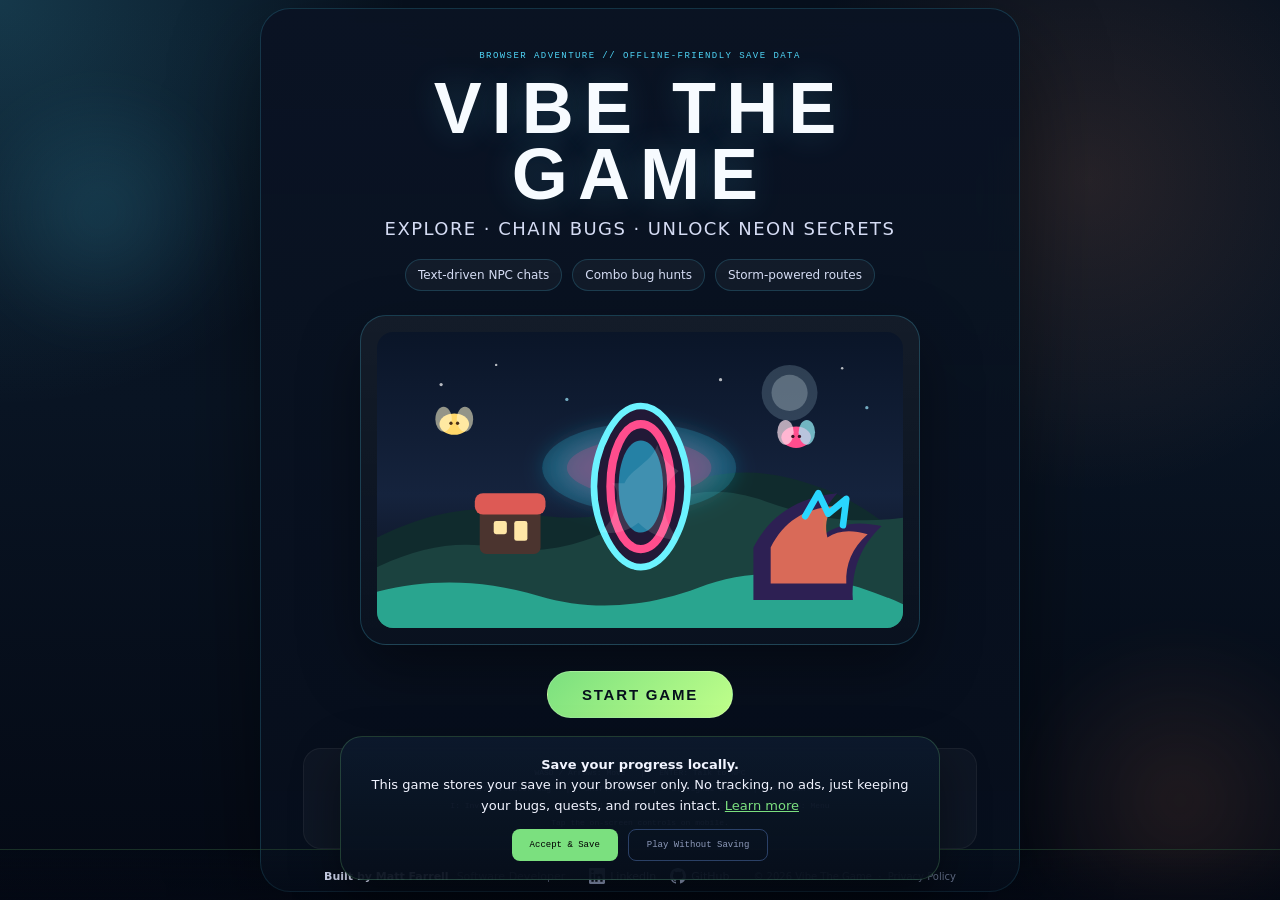
<file: index.html>
<!DOCTYPE html>
<html lang="en">
<head>
  <meta charset="UTF-8">
  <meta name="viewport" content="width=device-width, initial-scale=1.0, viewport-fit=cover">
  <title>Vibe The Game - Explore. Prompt. Collect Bugs.</title>
  <meta name="description" content="Vibe The Game is a free browser-based exploration game where you talk to NPCs using text prompts, collect bugs as currency, complete quests, and uncover the secrets of the Vibeverse.">
  <meta name="keywords" content="vibe the game, browser game, exploration game, text adventure, NPC prompts, indie game, free game, pixel art, retro game, vibeverse">
  <meta name="author" content="Vibe The Game">
  <meta name="robots" content="index, follow">
  <meta name="theme-color" content="#66bb6a">
  <meta name="color-scheme" content="dark">

  <!-- Open Graph / Social -->
  <meta property="og:type" content="website">
  <meta property="og:title" content="Vibe The Game - Explore. Prompt. Collect Bugs.">
  <meta property="og:description" content="A free browser-based exploration game. Talk to NPCs, collect bugs, complete quests, and explore the Vibeverse!">
  <meta property="og:site_name" content="Vibe The Game">

  <!-- Twitter -->
  <meta name="twitter:card" content="summary_large_image">
  <meta name="twitter:title" content="Vibe The Game">
  <meta name="twitter:description" content="Explore the Vibeverse, prompt NPCs, collect bugs, and vibe. Free browser game.">

  <!-- Favicon -->
  <link rel="icon" type="image/svg+xml" href="favicon.svg">
  <link rel="apple-touch-icon" href="favicon.svg">

  <!-- Structured Data -->
  <script type="application/ld+json">
  {
    "@context": "https://schema.org",
    "@type": "VideoGame",
    "name": "Vibe The Game",
    "description": "A free browser-based exploration game where you talk to NPCs using text prompts, collect bugs as currency, and explore the Vibeverse.",
    "genre": ["Adventure", "Exploration", "Text-based"],
    "gamePlatform": "Web Browser",
    "applicationCategory": "Game",
    "operatingSystem": "Any",
    "offers": {
      "@type": "Offer",
      "price": "0",
      "priceCurrency": "USD"
    },
    "playMode": "SinglePlayer",
    "numberOfPlayers": {
      "@type": "QuantitativeValue",
      "value": 1
    }
  }
  </script>

  <!-- Styles -->
  <link rel="stylesheet" href="css/style.css">
</head>
<body>
  <noscript>
    <div class="noscript-banner">Vibe The Game needs JavaScript enabled to run.</div>
  </noscript>

  <!-- Game Container -->
  <div id="game-container">
    <canvas id="gameCanvas" width="800" height="600" aria-label="Main game view for Vibe The Game">Your browser needs canvas support to play Vibe The Game.</canvas>

    <!-- HUD -->
    <div id="hud" hidden aria-live="polite" aria-atomic="true">
      <div id="hud-left">
        <div class="hud-item" id="bug-count">
          <span class="bug-icon"><img class="bug-icon-art" src="assets/ui/bug-token.svg" alt=""></span> <span id="bug-count-val">0</span>
        </div>
      </div>
      <div id="hud-center">
        <div class="hud-item" id="area-name">Spawn Village</div>
        <div class="hud-item hud-objective" id="objective-display" role="status" aria-live="polite">Talk to Professor Semicolon to get started.</div>
      </div>
      <div id="hud-right">
        <div class="hud-item" id="quest-indicator" hidden>0 quests</div>
        <div class="hud-item" id="golden-bugs" hidden>0 Golden</div>
        <div class="hud-item" id="combo-display">Chain Ready</div>
        <div class="hud-item" id="dash-display">Dash Locked</div>
        <div class="hud-item" id="lure-display">Lure Locked</div>
        <div class="hud-item" id="storm-display">Pulse Calm</div>
      </div>
    </div>

    <!-- Minimap -->
    <canvas id="minimap" width="90" height="60" aria-hidden="true"></canvas>

    <!-- Interact Prompt -->
    <div id="interact-prompt">Press ENTER to talk</div>

    <!-- Dialogue Box -->
    <div id="dialogue-box" role="dialog" aria-labelledby="npc-name" aria-hidden="true" hidden>
      <div id="dialogue-header">
        <div id="npc-portrait"></div>
        <div id="npc-name">NPC</div>
        <button type="button" id="dialogue-close" class="panel-close">Close</button>
      </div>
      <div id="dialogue-messages"></div>
      <div id="dialogue-input-area">
        <input type="text" id="dialogue-input" placeholder="Type your message..." autocomplete="off" maxlength="200" aria-label="Type a message to the current NPC">
        <button type="button" id="dialogue-send">SEND</button>
      </div>
    </div>

    <!-- Inventory Panel -->
    <div id="inventory-panel" role="dialog" aria-labelledby="inventory-title" aria-hidden="true" hidden>
      <h2 id="inventory-title">Inventory</h2>
      <div id="inventory-grid"></div>
      <div class="inv-stats">
        <span>Bugs: 0</span>
        <span>Total: 0</span>
        <span>Time: 0m</span>
      </div>
      <button type="button" class="inv-close panel-close">Close Inventory</button>
    </div>

    <!-- Quests Panel -->
    <div id="quests-panel" role="dialog" aria-labelledby="quests-title" aria-hidden="true" hidden>
      <h2 id="quests-title">Quests</h2>
      <div class="quests-list"></div>
      <button type="button" class="quests-close panel-close">Close Quests</button>
    </div>

    <!-- Bestiary Panel -->
    <div id="bestiary-panel" role="dialog" aria-labelledby="bestiary-title" aria-hidden="true" hidden>
      <h2 id="bestiary-title">Bug Bestiary</h2>
      <div class="bestiary-progress"></div>
      <div class="bestiary-grid"></div>
      <button type="button" class="bestiary-close panel-close">Close Bestiary</button>
    </div>

    <!-- Scanner Panel -->
    <div id="scanner-panel" role="dialog" aria-labelledby="scanner-title" aria-hidden="true" hidden>
      <h2 id="scanner-title">Field Scanner</h2>
      <div class="scanner-grid"></div>
      <button type="button" class="scanner-close panel-close">Close Scanner</button>
    </div>

    <!-- Menu Panel -->
    <div id="menu-panel" role="dialog" aria-labelledby="menu-title" aria-hidden="true" hidden>
      <h2 id="menu-title">Menu</h2>
      <button type="button" class="menu-btn" id="menu-resume">Resume Game</button>
      <button type="button" class="menu-btn" id="menu-save">Save Game</button>
      <button type="button" class="menu-btn" id="menu-quests">View Quests</button>
      <button type="button" class="menu-btn" id="menu-scanner">Field Scanner</button>
      <button type="button" class="menu-btn danger" id="menu-delete">Delete Save Data</button>
      <button type="button" class="menu-close panel-close">Close Menu</button>
    </div>

    <!-- Notification -->
    <div id="notification" role="status" aria-live="polite" aria-atomic="true" hidden></div>

    <!-- Achievement Popup -->
    <div id="achievement-popup" role="status" aria-live="polite" aria-atomic="true" hidden>
      <div class="ach-label">Achievement Unlocked</div>
      <div class="ach-name"></div>
    </div>

    <!-- Transition Overlay -->
    <div id="transition-overlay" aria-hidden="true"></div>

    <!-- Start Screen -->
    <div id="start-screen">
      <div class="start-shell">
        <div class="start-kicker">Browser Adventure // Offline-Friendly Save Data</div>
        <div class="title">VIBE THE GAME</div>
        <div class="subtitle">Explore &middot; Chain Bugs &middot; Unlock Neon Secrets</div>
        <div class="start-badges" aria-label="Game highlights">
          <span class="start-badge">Text-driven NPC chats</span>
          <span class="start-badge">Combo bug hunts</span>
          <span class="start-badge">Storm-powered routes</span>
        </div>
        <div class="start-art-frame">
          <img class="start-art" src="assets/ui/start-scene.svg" alt="A vibrant Vibeverse scene with portals, bugs, and the Neon Garden beyond">
        </div>
        <div class="start-actions">
          <button type="button" class="start-btn">START GAME</button>
          <div class="continue-info" role="status" aria-live="polite" aria-hidden="true" hidden></div>
        </div>
        <div class="controls-hint">
          WASD / Arrows: Move &nbsp; | &nbsp; ENTER: Talk to NPC<br>
          SPACE: Catch Bug &nbsp; | &nbsp; SHIFT: Dash &nbsp; | &nbsp; L: Signal Lure &nbsp; | &nbsp; F: Fish<br>
          I: Inventory &nbsp; | &nbsp; Q: Quests &nbsp; | &nbsp; B: Bestiary &nbsp; | &nbsp; M: Scanner &nbsp; | &nbsp; ESC: Menu<br>
          Tap the on-screen controls on mobile.
        </div>
      </div>
      <footer class="site-footer">
        <div class="footer-inner">
          <div class="footer-author">
            <span class="footer-name">Built by Matt Farrell</span>
            <span class="footer-title">Software Developer</span>
          </div>
          <div class="footer-links">
            <a class="footer-link" href="https://www.linkedin.com/in/matt-h-farrell/" target="_blank" rel="noopener noreferrer" aria-label="Matt Farrell on LinkedIn">
              <svg class="footer-icon" width="20" height="20" viewBox="0 0 24 24" fill="currentColor" aria-hidden="true">
                <path d="M20.447 20.452h-3.554v-5.569c0-1.328-.027-3.037-1.852-3.037-1.853 0-2.136 1.445-2.136 2.939v5.667H9.351V9h3.414v1.561h.046c.477-.9 1.637-1.85 3.37-1.85 3.601 0 4.267 2.37 4.267 5.455v6.286zM5.337 7.433a2.062 2.062 0 0 1-2.063-2.065 2.064 2.064 0 1 1 2.063 2.065zm1.782 13.019H3.555V9h3.564v11.452zM22.225 0H1.771C.792 0 0 .774 0 1.729v20.542C0 23.227.792 24 1.771 24h20.451C23.2 24 24 23.227 24 22.271V1.729C24 .774 23.2 0 22.222 0h.003z"/>
              </svg>
              <span class="footer-link-label">LinkedIn</span>
            </a>
            <a class="footer-link" href="https://github.com/mhfarrell" target="_blank" rel="noopener noreferrer" aria-label="Matt Farrell on GitHub">
              <svg class="footer-icon" width="20" height="20" viewBox="0 0 24 24" fill="currentColor" aria-hidden="true">
                <path d="M12 0C5.374 0 0 5.373 0 12c0 5.302 3.438 9.8 8.207 11.387.599.111.793-.261.793-.577v-2.234c-3.338.726-4.033-1.416-4.033-1.416-.546-1.387-1.333-1.756-1.333-1.756-1.089-.745.083-.729.083-.729 1.205.084 1.839 1.237 1.839 1.237 1.07 1.834 2.807 1.304 3.492.997.107-.775.418-1.305.762-1.604-2.665-.305-5.467-1.334-5.467-5.931 0-1.311.469-2.381 1.236-3.221-.124-.303-.535-1.524.117-3.176 0 0 1.008-.322 3.301 1.23A11.509 11.509 0 0 1 12 5.803c1.02.005 2.047.138 3.006.404 2.291-1.552 3.297-1.23 3.297-1.23.653 1.653.242 2.874.118 3.176.77.84 1.235 1.911 1.235 3.221 0 4.609-2.807 5.624-5.479 5.921.43.372.823 1.102.823 2.222v3.293c0 .319.192.694.801.576C20.566 21.797 24 17.3 24 12c0-6.627-5.373-12-12-12z"/>
              </svg>
              <span class="footer-link-label">GitHub</span>
            </a>
          </div>
          <div class="footer-copyright">
            &copy; 2026 Vibe The Game &nbsp;&middot;&nbsp;
            <a href="privacy.html" class="footer-privacy-link">Privacy Policy</a>
          </div>
        </div>
      </footer>
    </div>

    <!-- Mobile Controls -->
    <div id="mobile-controls">
      <div class="mobile-dpad">
        <button type="button" class="up" aria-label="Move up">&#9650;</button>
        <button type="button" class="down" aria-label="Move down">&#9660;</button>
        <button type="button" class="left" aria-label="Move left">&#9664;</button>
        <button type="button" class="right" aria-label="Move right">&#9654;</button>
      </div>
      <div class="mobile-action">
        <button type="button" class="act" aria-label="Interact or catch">ACT</button>
        <button type="button" class="lure" aria-label="Deploy signal lure">LURE</button>
        <button type="button" class="scan" aria-label="Open field scanner">SCAN</button>
      </div>
    </div>

    <!-- Cookie Consent Banner -->
    <div id="cookie-banner" role="dialog" aria-labelledby="cookie-title" aria-hidden="true" hidden>
      <p><strong id="cookie-title">Save your progress locally.</strong><br>This game stores your save in your browser only. No tracking, no ads, just keeping your bugs, quests, and routes intact.
        <a href="privacy.html">Learn more</a></p>
      <div class="cookie-btns">
        <button type="button" class="cookie-btn accept" id="cookie-accept">Accept & Save</button>
        <button type="button" class="cookie-btn decline" id="cookie-decline">Play Without Saving</button>
      </div>
    </div>
  </div>

  <!-- Scripts -->
  <script type="module" src="js/game.js"></script>
</body>
</html>
</file>
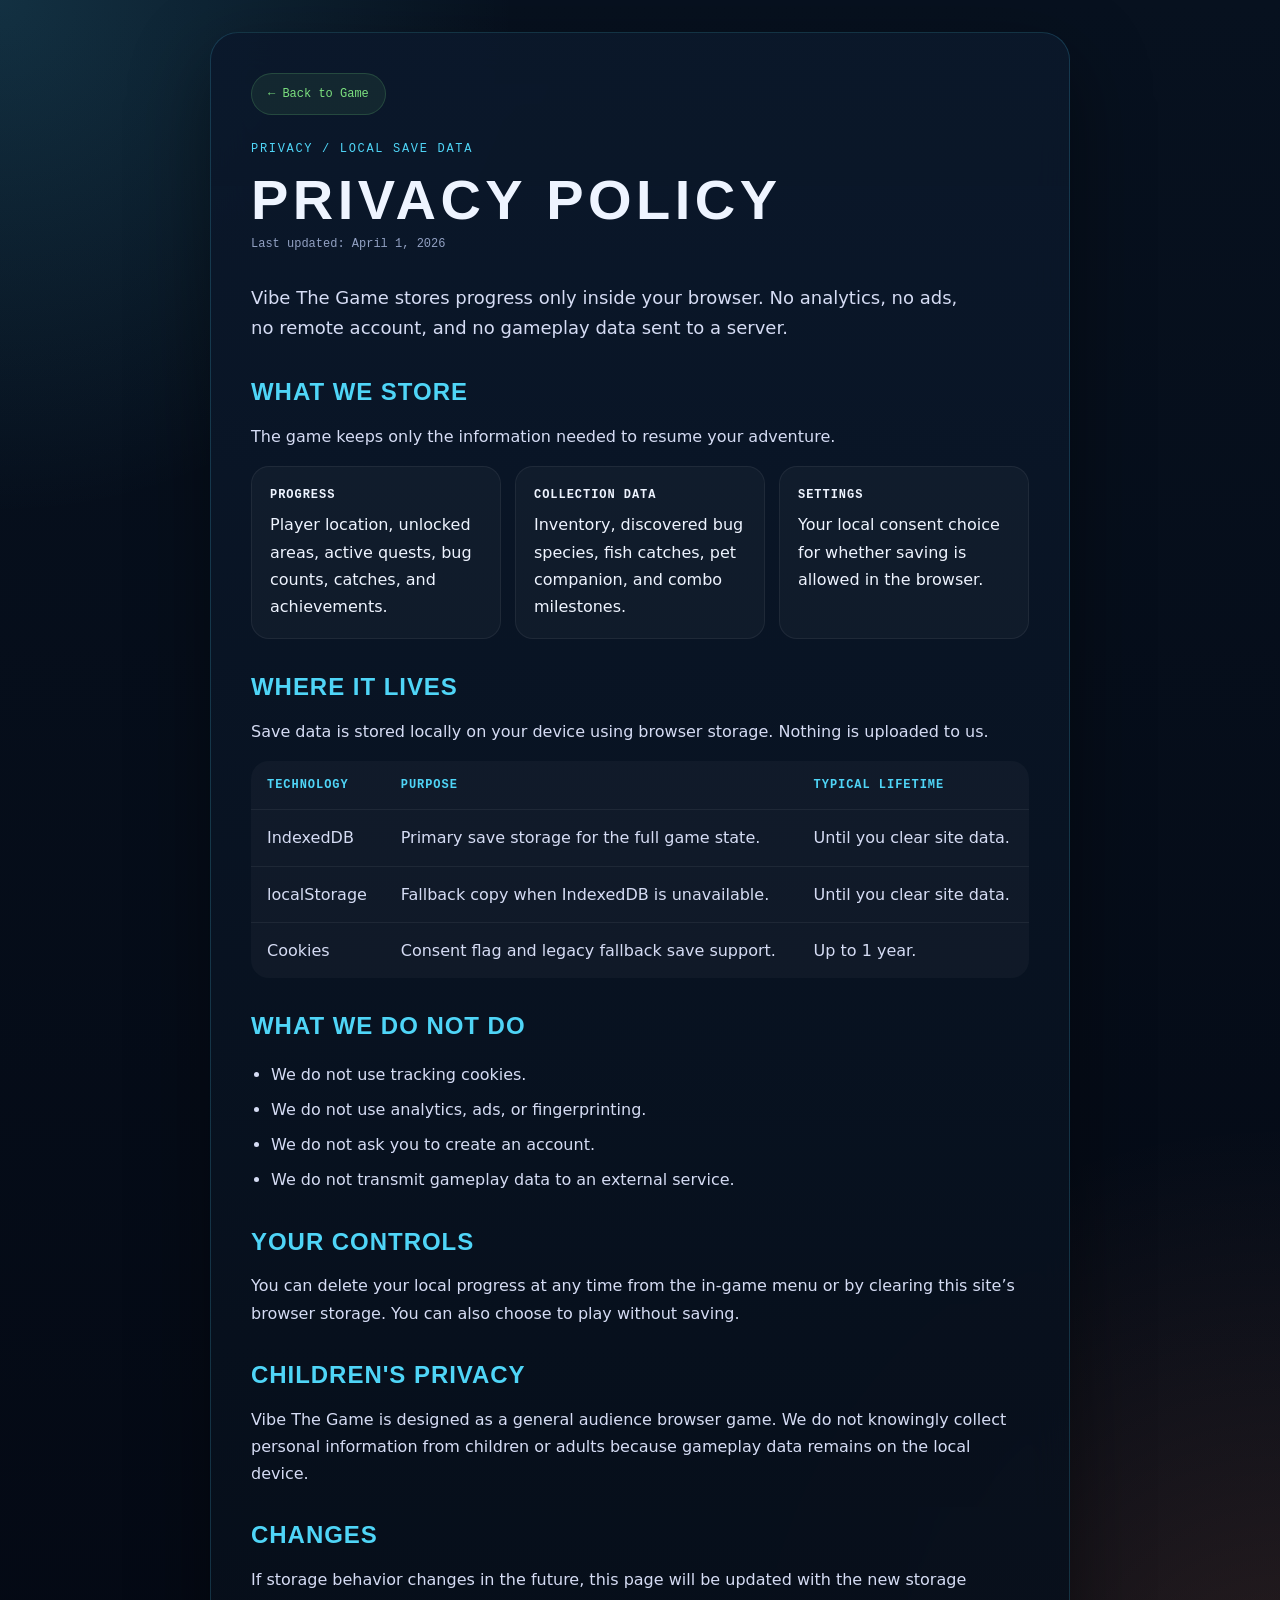
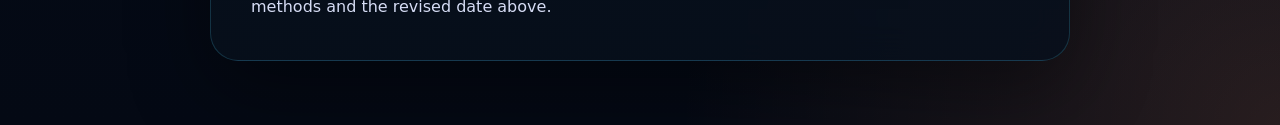
<file: privacy.html>
<!DOCTYPE html>
<html lang="en">
<head>
  <meta charset="UTF-8">
  <meta name="viewport" content="width=device-width, initial-scale=1.0, viewport-fit=cover">
  <meta name="color-scheme" content="dark">
  <title>Privacy Policy - Vibe The Game</title>
  <link rel="icon" type="image/svg+xml" href="favicon.svg">
  <style>
    * { box-sizing: border-box; margin: 0; padding: 0; }

    :root {
      --bg: #07111f;
      --bg-soft: #0d1b31;
      --panel: rgba(10, 20, 36, 0.88);
      --border: rgba(79, 213, 247, 0.18);
      --text: #eef4ff;
      --text-soft: #d5dcf4;
      --text-dim: #92a1c3;
      --accent: #7be07f;
      --accent2: #4fd5f7;
      --font-display: 'Trebuchet MS', 'Franklin Gothic Medium', 'Arial Narrow', sans-serif;
      --font-ui: 'Segoe UI', 'Trebuchet MS', system-ui, sans-serif;
      --font-mono: 'Consolas', 'Lucida Console', 'Courier New', monospace;
    }

    body {
      min-height: 100vh;
      padding: 32px 20px 64px;
      background:
        radial-gradient(circle at top left, rgba(79, 213, 247, 0.16), transparent 24%),
        radial-gradient(circle at bottom right, rgba(255, 149, 96, 0.14), transparent 28%),
        linear-gradient(180deg, var(--bg) 0%, #040914 100%);
      color: var(--text);
      font-family: var(--font-ui);
      line-height: 1.7;
    }

    main {
      width: min(860px, 100%);
      margin: 0 auto;
      padding: clamp(24px, 5vw, 40px);
      border-radius: 28px;
      border: 1px solid var(--border);
      background:
        linear-gradient(180deg, rgba(11, 24, 43, 0.94), rgba(7, 15, 27, 0.88));
      box-shadow: 0 28px 80px rgba(0, 0, 0, 0.42);
      backdrop-filter: blur(18px);
      -webkit-backdrop-filter: blur(18px);
    }

    .eyebrow {
      margin-bottom: 14px;
      color: var(--accent2);
      font-family: var(--font-mono);
      font-size: 12px;
      letter-spacing: 0.14em;
      text-transform: uppercase;
    }

    h1 {
      margin-bottom: 8px;
      font-family: var(--font-display);
      font-size: clamp(34px, 7vw, 56px);
      line-height: 0.94;
      letter-spacing: 0.08em;
      text-transform: uppercase;
    }

    .updated {
      margin-bottom: 28px;
      color: var(--text-dim);
      font-family: var(--font-mono);
      font-size: 12px;
    }

    .lead {
      margin-bottom: 28px;
      color: var(--text-soft);
      font-size: 18px;
      max-width: 64ch;
    }

    .back {
      display: inline-flex;
      align-items: center;
      gap: 8px;
      margin-bottom: 24px;
      padding: 10px 16px;
      border-radius: 999px;
      border: 1px solid rgba(123, 224, 127, 0.18);
      background: rgba(123, 224, 127, 0.08);
      color: var(--accent);
      font-family: var(--font-mono);
      font-size: 12px;
      text-decoration: none;
    }

    section + section {
      margin-top: 28px;
    }

    h2 {
      margin-bottom: 10px;
      color: var(--accent2);
      font-family: var(--font-display);
      font-size: 24px;
      letter-spacing: 0.04em;
      text-transform: uppercase;
    }

    p {
      color: var(--text-soft);
    }

    ul {
      margin: 14px 0 0 20px;
      color: var(--text-soft);
    }

    li + li {
      margin-top: 8px;
    }

    a {
      color: var(--accent);
    }

    .grid {
      display: grid;
      gap: 14px;
      grid-template-columns: repeat(auto-fit, minmax(220px, 1fr));
      margin-top: 16px;
    }

    .card {
      padding: 18px;
      border-radius: 18px;
      border: 1px solid rgba(255, 255, 255, 0.06);
      background: rgba(255, 255, 255, 0.03);
    }

    .card strong {
      display: block;
      margin-bottom: 6px;
      color: var(--text);
      font-family: var(--font-mono);
      font-size: 12px;
      letter-spacing: 0.08em;
      text-transform: uppercase;
    }

    table {
      width: 100%;
      margin-top: 16px;
      border-collapse: collapse;
      overflow: hidden;
      border-radius: 18px;
      background: rgba(255, 255, 255, 0.03);
    }

    th,
    td {
      padding: 14px 16px;
      text-align: left;
      border-bottom: 1px solid rgba(255, 255, 255, 0.06);
      vertical-align: top;
    }

    th {
      color: var(--accent2);
      font-family: var(--font-mono);
      font-size: 12px;
      letter-spacing: 0.08em;
      text-transform: uppercase;
    }

    td {
      color: var(--text-soft);
    }

    tr:last-child td {
      border-bottom: 0;
    }

    @media (max-width: 640px) {
      body { padding: 20px 12px 32px; }
      main { padding: 22px 16px; border-radius: 22px; }
      .lead { font-size: 16px; }
      th, td { padding: 12px; }
    }
  </style>
</head>
<body>
  <main>
    <a href="index.html" class="back">&larr; Back to Game</a>
    <div class="eyebrow">Privacy / Local Save Data</div>
    <h1>Privacy Policy</h1>
    <p class="updated">Last updated: April 1, 2026</p>
    <p class="lead">Vibe The Game stores progress only inside your browser. No analytics, no ads, no remote account, and no gameplay data sent to a server.</p>

    <section>
      <h2>What We Store</h2>
      <p>The game keeps only the information needed to resume your adventure.</p>
      <div class="grid">
        <div class="card">
          <strong>Progress</strong>
          Player location, unlocked areas, active quests, bug counts, catches, and achievements.
        </div>
        <div class="card">
          <strong>Collection Data</strong>
          Inventory, discovered bug species, fish catches, pet companion, and combo milestones.
        </div>
        <div class="card">
          <strong>Settings</strong>
          Your local consent choice for whether saving is allowed in the browser.
        </div>
      </div>
    </section>

    <section>
      <h2>Where It Lives</h2>
      <p>Save data is stored locally on your device using browser storage. Nothing is uploaded to us.</p>
      <table>
        <tr>
          <th>Technology</th>
          <th>Purpose</th>
          <th>Typical Lifetime</th>
        </tr>
        <tr>
          <td>IndexedDB</td>
          <td>Primary save storage for the full game state.</td>
          <td>Until you clear site data.</td>
        </tr>
        <tr>
          <td>localStorage</td>
          <td>Fallback copy when IndexedDB is unavailable.</td>
          <td>Until you clear site data.</td>
        </tr>
        <tr>
          <td>Cookies</td>
          <td>Consent flag and legacy fallback save support.</td>
          <td>Up to 1 year.</td>
        </tr>
      </table>
    </section>

    <section>
      <h2>What We Do Not Do</h2>
      <ul>
        <li>We do not use tracking cookies.</li>
        <li>We do not use analytics, ads, or fingerprinting.</li>
        <li>We do not ask you to create an account.</li>
        <li>We do not transmit gameplay data to an external service.</li>
      </ul>
    </section>

    <section>
      <h2>Your Controls</h2>
      <p>You can delete your local progress at any time from the in-game menu or by clearing this site’s browser storage. You can also choose to play without saving.</p>
    </section>

    <section>
      <h2>Children's Privacy</h2>
      <p>Vibe The Game is designed as a general audience browser game. We do not knowingly collect personal information from children or adults because gameplay data remains on the local device.</p>
    </section>

    <section>
      <h2>Changes</h2>
      <p>If storage behavior changes in the future, this page will be updated with the new storage methods and the revised date above.</p>
    </section>
  </main>
</body>
</html>
</file>
<file: css/style.css>
/* ============================================
   Vibe The Game - Stylesheet v3
   Shell refresh with local fonts and improved accessibility
   ============================================ */

* { margin: 0; padding: 0; box-sizing: border-box; }

:root {
  /* Core colors */
  --bg: #08121f;
  --bg-light: #0e1d31;
  --bg-deep: #040914;
  --accent: #7be07f;
  --accent-strong: #4ec465;
  --accent2: #4fd5f7;
  --gold: #ffd54f;
  --hot: #ff9560;
  --neon: #29d7ff;
  --text: #f1f4ff;
  --text-soft: #d5dcf4;
  --text-dim: #8e9bbb;
  --danger: #ef5350;
  
  /* Panel styling */
  --panel: rgba(8, 18, 31, 0.9);
  --panel-light: rgba(15, 31, 52, 0.82);
  --border: rgba(87, 125, 194, 0.45);
  --border-light: rgba(102, 187, 106, 0.22);
  
  /* Typography */
  --font-display: 'Trebuchet MS', 'Franklin Gothic Medium', 'Arial Narrow', sans-serif;
  --font-mono: 'Consolas', 'Lucida Console', 'Courier New', monospace;
  --font-ui: 'Segoe UI', 'Trebuchet MS', system-ui, -apple-system, sans-serif;
  --font-pixel: var(--font-mono);
  --font-system: var(--font-ui);
  
  /* Effects */
  --shadow-sm: 0 2px 8px rgba(0, 0, 0, 0.2);
  --shadow-md: 0 4px 16px rgba(0, 0, 0, 0.3);
  --shadow-lg: 0 8px 32px rgba(0, 0, 0, 0.4);
  --shadow-glow: 0 0 20px;
  
  /* Transitions */
  --transition-fast: 0.15s ease;
  --transition-normal: 0.25s ease;
  --transition-slow: 0.4s ease;
  
  /* Border radius */
  --radius-sm: 4px;
  --radius-md: 8px;
  --radius-lg: 16px;
  --radius-xl: 24px;
}

/* Dark mode support */
@media (prefers-color-scheme: dark) {
  :root {
    --bg: #0f0f23;
    --bg-light: #1a1a2e;
  }
}

/* Reduced motion support */
@media (prefers-reduced-motion: reduce) {
  *, *::before, *::after {
    animation-duration: 0.01ms !important;
    animation-iteration-count: 1 !important;
    transition-duration: 0.01ms !important;
  }
}

html, body {
  width: 100%; height: 100%;
  overflow: hidden;
  background: var(--bg);
  color: var(--text);
  font-family: var(--font-ui);
  font-smooth: always;
  -webkit-font-smoothing: antialiased;
  -moz-osx-font-smoothing: grayscale;
}

body {
  background:
    radial-gradient(circle at top, rgba(79, 213, 247, 0.12), transparent 24%),
    radial-gradient(circle at bottom right, rgba(255, 149, 96, 0.14), transparent 22%),
    linear-gradient(180deg, var(--bg) 0%, var(--bg-deep) 100%);
}

button,
input {
  font: inherit;
}

[hidden] {
  display: none !important;
}

.noscript-banner {
  padding: 16px 20px;
  background: #141d32;
  color: var(--text);
  font-family: var(--font-ui);
  text-align: center;
}

.sr-only {
  position: absolute;
  width: 1px;
  height: 1px;
  padding: 0;
  margin: -1px;
  overflow: hidden;
  clip: rect(0, 0, 0, 0);
  white-space: nowrap;
  border: 0;
}

/* Focus styles for accessibility */
*:focus {
  outline: 2px solid var(--accent);
  outline-offset: 2px;
}

*:focus:not(:focus-visible) {
  outline: none;
}

*:focus-visible {
  outline: 2px solid var(--accent);
  outline-offset: 2px;
}

/* Selection styles */
::selection {
  background: var(--accent);
  color: var(--bg);
}

/* ---- GAME CONTAINER ---- */
#game-container {
  position: relative;
  width: 100vw; height: 100dvh;
  display: flex;
  align-items: center;
  justify-content: center;
  background:
    radial-gradient(circle at top left, rgba(79, 213, 247, 0.12), transparent 26%),
    radial-gradient(circle at bottom right, rgba(255, 149, 96, 0.16), transparent 30%),
    linear-gradient(180deg, rgba(6, 12, 24, 0.9), rgba(4, 9, 20, 1));
}

#game-container::before,
#game-container::after {
  content: '';
  position: absolute;
  inset: 24px;
  pointer-events: none;
  border-radius: 28px;
}

#game-container::before {
  border: 1px solid rgba(255, 255, 255, 0.03);
  box-shadow: inset 0 1px 0 rgba(255, 255, 255, 0.04);
}

#game-container::after {
  inset: 16px;
  background:
    linear-gradient(120deg, rgba(41, 215, 255, 0.04), transparent 32%),
    linear-gradient(300deg, rgba(255, 149, 96, 0.05), transparent 26%);
  z-index: 0;
}

#gameCanvas {
  image-rendering: pixelated;
  image-rendering: crisp-edges;
  background: var(--bg);
  cursor: crosshair;
  border-radius: 22px;
  box-shadow: 0 28px 72px rgba(0, 0, 0, 0.45);
  position: relative;
  z-index: 1;
}

/* ---- HUD ---- */
#hud {
  position: absolute;
  top: 0; left: 0; right: 0;
  padding: calc(12px + env(safe-area-inset-top)) calc(18px + env(safe-area-inset-right)) 12px calc(18px + env(safe-area-inset-left));
  display: flex;
  justify-content: space-between;
  align-items: center;
  pointer-events: none;
  z-index: 10;
}

#hud-left, #hud-center, #hud-right {
  display: flex;
  align-items: center;
  gap: 12px;
}

#hud-right {
  flex-wrap: wrap;
  justify-content: flex-end;
  max-width: 360px;
}

#hud-center {
  flex-direction: column;
  gap: 6px;
}

.hud-item {
  background: linear-gradient(180deg, rgba(13, 26, 46, 0.92), rgba(8, 18, 31, 0.88));
  backdrop-filter: blur(10px);
  -webkit-backdrop-filter: blur(10px);
  border: 1px solid rgba(79, 143, 247, 0.18);
  border-radius: 999px;
  padding: 7px 14px;
  font-size: 10px;
  font-family: var(--font-pixel);
  white-space: nowrap;
  box-shadow: 0 12px 28px rgba(0, 0, 0, 0.22);
}

#bug-count {
  color: var(--gold);
  font-size: 12px;
}

#bug-count .bug-icon {
  display: inline-block;
  animation: bugWiggle 1s infinite;
}

.bug-icon-art {
  width: 16px;
  height: 16px;
  display: block;
  image-rendering: pixelated;
}

@keyframes bugWiggle {
  0%, 100% { transform: rotate(-5deg); }
  50% { transform: rotate(5deg); }
}

#area-name {
  color: var(--accent2);
  text-transform: uppercase;
  font-size: 9px;
  letter-spacing: 2px;
}

#objective-display {
  max-width: 340px;
  font-size: 8px;
  line-height: 1.5;
  color: #dfefff;
  text-align: center;
  white-space: normal;
  border-radius: 18px;
}

#quest-indicator {
  color: var(--gold);
  font-size: 8px;
  display: none;
}

#golden-bugs {
  color: #ffd700;
  font-size: 8px;
  display: none;
}

#combo-display {
  color: var(--hot);
  transition: transform 0.15s ease, box-shadow 0.15s ease;
}

#combo-display[data-hot="true"] {
  transform: translateY(-1px);
  box-shadow: 0 0 18px rgba(255, 159, 104, 0.2);
}

#dash-display[data-state="ready"] {
  color: var(--neon);
}

#dash-display[data-state="cooldown"] {
  color: #b0bec5;
}

#dash-display[data-state="locked"] {
  color: var(--text-dim);
}

#lure-display[data-state="ready"] {
  color: var(--gold);
}

#lure-display[data-state="active"] {
  color: var(--accent2);
  box-shadow: 0 0 18px rgba(41, 215, 255, 0.22);
}

#lure-display[data-state="cooldown"] {
  color: #b0bec5;
}

#lure-display[data-state="locked"] {
  color: var(--text-dim);
}

#storm-display[data-state="pull"] {
  color: var(--accent2);
  border-color: rgba(41, 215, 255, 0.4);
}

#storm-display[data-state="scatter"] {
  color: var(--gold);
  border-color: rgba(255, 213, 79, 0.45);
}

#storm-display[data-state="calm"] {
  color: var(--text-dim);
}

/* ---- INTERACT PROMPT ---- */
#interact-prompt {
  position: absolute;
  bottom: 120px;
  left: 50%;
  transform: translateX(-50%);
  background: var(--panel);
  border: 2px solid var(--accent);
  border-radius: 8px;
  padding: 8px 20px;
  font-family: var(--font-pixel);
  font-size: 10px;
  color: var(--accent);
  z-index: 15;
  display: none;
  animation: promptPulse 1.5s infinite;
  white-space: nowrap;
  cursor: pointer;
  -webkit-tap-highlight-color: transparent;
}

@keyframes promptPulse {
  0%, 100% { opacity: 1; border-color: var(--accent); }
  50% { opacity: 0.7; border-color: var(--accent2); }
}

/* ---- DIALOGUE BOX ---- */
#dialogue-box {
  position: absolute;
  bottom: 20px;
  left: 50%;
  transform: translateX(-50%);
  width: min(700px, calc(100vw - 40px));
  background: rgba(15, 15, 35, 0.88);
  backdrop-filter: blur(16px) saturate(1.4);
  -webkit-backdrop-filter: blur(16px) saturate(1.4);
  border: 1px solid rgba(79, 195, 247, 0.25);
  border-radius: 14px;
  padding: 0;
  z-index: 20;
  display: none;
  animation: slideUp 0.3s ease-out;
  overflow: hidden;
  box-shadow: 0 8px 32px rgba(0, 0, 0, 0.4), inset 0 1px 0 rgba(255, 255, 255, 0.05);
}

@keyframes slideUp {
  from { transform: translateX(-50%) translateY(20px); opacity: 0; }
  to { transform: translateX(-50%) translateY(0); opacity: 1; }
}

#dialogue-header {
  display: flex;
  align-items: center;
  gap: 12px;
  padding: 12px 16px;
  background: rgba(79, 195, 247, 0.1);
  border-bottom: 1px solid var(--border);
}

#npc-portrait {
  width: 40px; height: 40px;
  border-radius: 8px;
  border: 2px solid var(--accent2);
  display: flex;
  align-items: center;
  justify-content: center;
  font-size: 20px;
}

#npc-name {
  font-family: var(--font-pixel);
  font-size: 11px;
  color: var(--accent2);
}

#dialogue-close {
  margin-left: auto;
}

.panel-close {
  padding: 8px 14px;
  border-radius: 999px;
  border: 1px solid rgba(79, 213, 247, 0.28);
  background: rgba(79, 213, 247, 0.09);
  color: var(--text-soft);
  font-family: var(--font-pixel);
  font-size: 8px;
  letter-spacing: 0.08em;
  text-transform: uppercase;
  cursor: pointer;
  transition: border-color var(--transition-fast), background var(--transition-fast), transform var(--transition-fast);
}

.panel-close:hover {
  background: rgba(79, 213, 247, 0.18);
  border-color: rgba(79, 213, 247, 0.5);
  transform: translateY(-1px);
}

#dialogue-messages {
  max-height: 200px;
  overflow-y: auto;
  padding: 12px 16px;
  display: flex;
  flex-direction: column;
  gap: 8px;
}

#dialogue-messages::-webkit-scrollbar {
  width: 4px;
}
#dialogue-messages::-webkit-scrollbar-track {
  background: transparent;
}
#dialogue-messages::-webkit-scrollbar-thumb {
  background: var(--border);
  border-radius: 2px;
}

.msg {
  font-family: 'Segoe UI', system-ui, sans-serif;
  font-size: 13px;
  line-height: 1.6;
  padding: 8px 12px;
  border-radius: 8px;
  max-width: 85%;
  white-space: pre-wrap;
  word-wrap: break-word;
}

.msg-npc {
  background: rgba(79, 195, 247, 0.1);
  border: 1px solid rgba(79, 195, 247, 0.2);
  color: #e0e0e0;
  align-self: flex-start;
}

.msg-typing {
  opacity: 0.5;
  animation: typingPulse 0.8s infinite;
}

.msg-player {
  background: rgba(102, 187, 106, 0.15);
  border: 1px solid rgba(102, 187, 106, 0.2);
  color: var(--accent);
  align-self: flex-end;
}

.msg-system {
  background: rgba(255, 213, 79, 0.1);
  border: 1px solid rgba(255, 213, 79, 0.2);
  color: var(--gold);
  align-self: center;
  font-size: 11px;
  text-align: center;
}

#dialogue-input-area {
  display: flex;
  gap: 8px;
  padding: 10px 16px;
  border-top: 1px solid var(--border);
  background: rgba(0, 0, 0, 0.3);
}

#dialogue-input {
  flex: 1;
  background: rgba(255, 255, 255, 0.05);
  border: 1px solid var(--border);
  border-radius: 6px;
  padding: 8px 12px;
  color: var(--text);
  font-family: 'Segoe UI', system-ui, sans-serif;
  font-size: 13px;
  outline: none;
  transition: border-color 0.2s;
}

#dialogue-input:focus {
  border-color: var(--accent);
}

#dialogue-input::placeholder {
  color: var(--text-dim);
  font-size: 11px;
}

#dialogue-send {
  background: var(--accent);
  border: none;
  border-radius: 6px;
  padding: 8px 16px;
  color: #000;
  font-family: var(--font-pixel);
  font-size: 9px;
  cursor: pointer;
  transition: background 0.2s;
}

#dialogue-send:hover {
  background: #81c784;
}

/* ---- INVENTORY ---- */
#inventory-panel {
  position: absolute;
  top: 50%; left: 50%;
  transform: translate(-50%, -50%);
  width: min(500px, calc(100vw - 40px));
  background: rgba(15, 15, 35, 0.85);
  backdrop-filter: blur(16px) saturate(1.4);
  -webkit-backdrop-filter: blur(16px) saturate(1.4);
  border: 1px solid rgba(255, 213, 79, 0.25);
  border-radius: 16px;
  padding: 24px;
  z-index: 25;
  display: none;
  animation: fadeIn 0.2s;
  box-shadow: 0 8px 32px rgba(0, 0, 0, 0.4), inset 0 1px 0 rgba(255, 255, 255, 0.05);
}

@keyframes fadeIn {
  from { opacity: 0; transform: translate(-50%, -50%) scale(0.95); }
  to { opacity: 1; transform: translate(-50%, -50%) scale(1); }
}

@keyframes typingPulse {
  0%, 100% { opacity: 0.3; }
  50% { opacity: 0.7; }
}

#inventory-panel h2 {
  font-family: var(--font-pixel);
  font-size: 14px;
  color: var(--gold);
  margin-bottom: 16px;
  text-align: center;
}

#inventory-grid {
  display: grid;
  grid-template-columns: repeat(auto-fill, minmax(120px, 1fr));
  gap: 12px;
  margin-bottom: 16px;
}

.inv-item {
  background: rgba(255, 213, 79, 0.05);
  border: 1px solid var(--border);
  border-radius: 8px;
  padding: 12px;
  text-align: center;
}

.inv-item-icon {
  font-size: 24px;
  margin-bottom: 6px;
}

.inv-item-name {
  font-family: var(--font-pixel);
  font-size: 8px;
  color: var(--gold);
}

.inv-item-desc {
  font-family: 'Segoe UI', system-ui, sans-serif;
  font-size: 10px;
  color: var(--text-dim);
  margin-top: 4px;
}

#inventory-empty {
  text-align: center;
  color: var(--text-dim);
  font-size: 10px;
  padding: 20px;
}

.inv-stats {
  border-top: 1px solid var(--border);
  padding-top: 12px;
  font-size: 9px;
  color: var(--text-dim);
  display: flex;
  justify-content: space-between;
  gap: 8px;
  flex-wrap: wrap;
}

.inv-close {
  display: flex;
  width: max-content;
  margin: 16px auto 0;
}

/* ---- NOTIFICATION ---- */
#notification {
  position: absolute;
  top: 70px;
  left: 50%;
  transform: translateX(-50%);
  background: rgba(15, 15, 35, 0.85);
  backdrop-filter: blur(12px);
  -webkit-backdrop-filter: blur(12px);
  border: 1px solid rgba(255, 213, 79, 0.3);
  border-radius: 10px;
  padding: 10px 24px;
  font-family: var(--font-pixel);
  font-size: 10px;
  color: var(--gold);
  z-index: 30;
  display: none;
  animation: notifSlide 0.3s ease-out;
  pointer-events: none;
  text-align: center;
  box-shadow: 0 4px 16px rgba(0, 0, 0, 0.3);
}

@keyframes notifSlide {
  from { transform: translateX(-50%) translateY(-10px); opacity: 0; }
  to { transform: translateX(-50%) translateY(0); opacity: 1; }
}

/* ---- ACHIEVEMENT ---- */
#achievement-popup {
  position: absolute;
  top: 120px;
  right: 20px;
  background: var(--panel);
  border: 2px solid var(--accent);
  border-radius: 10px;
  padding: 14px 20px;
  z-index: 30;
  display: none;
  animation: achieveSlide 0.5s ease-out;
  pointer-events: none;
}

@keyframes achieveSlide {
  from { transform: translateX(100px); opacity: 0; }
  to { transform: translateX(0); opacity: 1; }
}

#achievement-popup .ach-label {
  font-family: var(--font-pixel);
  font-size: 7px;
  color: var(--accent);
  text-transform: uppercase;
  letter-spacing: 2px;
  margin-bottom: 4px;
}

#achievement-popup .ach-name {
  font-family: var(--font-pixel);
  font-size: 11px;
  color: var(--gold);
}

/* ---- START SCREEN ---- */
#start-screen {
  position: absolute;
  inset: 0;
  background:
    radial-gradient(circle at top left, rgba(79, 213, 247, 0.2), transparent 26%),
    radial-gradient(circle at 85% 20%, rgba(255, 149, 96, 0.12), transparent 24%),
    linear-gradient(180deg, #07111f 0%, #091423 45%, #040914 100%);
  display: flex;
  flex-direction: column;
  align-items: center;
  justify-content: center;
  z-index: 50;
  overflow-y: auto;
}

#start-screen::before,
#start-screen::after {
  content: '';
  position: absolute;
  border-radius: 999px;
  filter: blur(18px);
  opacity: 0.6;
}

#start-screen::before {
  width: 280px;
  height: 280px;
  top: 8%;
  left: -40px;
  background: radial-gradient(circle, rgba(79, 213, 247, 0.22), transparent 68%);
}

#start-screen::after {
  width: 360px;
  height: 360px;
  right: -80px;
  bottom: -80px;
  background: radial-gradient(circle, rgba(255, 149, 96, 0.18), transparent 70%);
}

.start-shell {
  position: relative;
  z-index: 1;
  width: min(760px, calc(100vw - 36px));
  padding: clamp(28px, 5vw, 42px);
  border-radius: 30px;
  border: 1px solid rgba(79, 213, 247, 0.18);
  background:
    linear-gradient(180deg, rgba(10, 20, 36, 0.9), rgba(7, 15, 28, 0.78)),
    rgba(8, 16, 30, 0.75);
  box-shadow: 0 32px 90px rgba(0, 0, 0, 0.45);
  text-align: center;
  backdrop-filter: blur(18px);
  -webkit-backdrop-filter: blur(18px);
}

.start-kicker {
  margin-bottom: 14px;
  color: var(--accent2);
  font-family: var(--font-pixel);
  font-size: 9px;
  letter-spacing: 0.16em;
  text-transform: uppercase;
}

#start-screen .title {
  font-family: var(--font-display);
  font-size: clamp(34px, 6vw, 72px);
  font-weight: 800;
  line-height: 0.92;
  letter-spacing: 0.14em;
  text-transform: uppercase;
  color: #f7fbff;
  text-shadow: 0 0 34px rgba(79, 213, 247, 0.2);
  margin-bottom: 10px;
  animation: titleGlow 2s infinite;
}

@keyframes titleGlow {
  0%, 100% { text-shadow: 0 0 28px rgba(79, 213, 247, 0.18); }
  50% { text-shadow: 0 0 44px rgba(79, 213, 247, 0.3), 0 0 64px rgba(123, 224, 127, 0.16); }
}

#start-screen .subtitle {
  font-family: var(--font-ui);
  font-size: clamp(13px, 2vw, 18px);
  color: var(--text-soft);
  margin-bottom: 20px;
  letter-spacing: 0.08em;
  text-transform: uppercase;
}

.start-badges {
  display: flex;
  justify-content: center;
  flex-wrap: wrap;
  gap: 10px;
  margin-bottom: 24px;
}

.start-badge {
  padding: 8px 12px;
  border-radius: 999px;
  border: 1px solid rgba(79, 213, 247, 0.18);
  background: rgba(255, 255, 255, 0.04);
  color: var(--text-soft);
  font-family: var(--font-ui);
  font-size: 12px;
}

.start-art-frame {
  width: min(560px, calc(100vw - 92px));
  padding: 16px;
  margin: 0 auto 26px;
  border: 1px solid rgba(79, 213, 247, 0.22);
  border-radius: 26px;
  background:
    linear-gradient(180deg, rgba(255,255,255,0.05), rgba(255,255,255,0.01)),
    rgba(8, 16, 30, 0.62);
  box-shadow: 0 24px 60px rgba(0, 0, 0, 0.38);
}

.start-art {
  width: 100%;
  display: block;
  border-radius: 16px;
  image-rendering: pixelated;
}

.start-actions {
  display: flex;
  flex-direction: column;
  align-items: center;
  gap: 12px;
}

#start-screen .start-btn {
  font-family: var(--font-display);
  font-size: 15px;
  font-weight: 700;
  letter-spacing: 0.12em;
  color: #06101c;
  background: linear-gradient(135deg, var(--accent) 0%, #c0ff8a 100%);
  border: 1px solid rgba(255, 255, 255, 0.18);
  border-radius: 999px;
  padding: 14px 34px;
  cursor: pointer;
  transition: all 0.2s;
  animation: startPulse 2s infinite;
}

#start-screen .start-btn:hover {
  transform: translateY(-1px) scale(1.02);
}

@keyframes startPulse {
  0%, 100% { box-shadow: 0 0 20px rgba(102, 187, 106, 0.3); }
  50% { box-shadow: 0 0 40px rgba(102, 187, 106, 0.6); }
}

#start-screen .continue-info {
  padding: 8px 14px;
  border-radius: 999px;
  border: 1px solid rgba(123, 224, 127, 0.15);
  background: rgba(123, 224, 127, 0.06);
  font-family: var(--font-pixel);
  font-size: 8px;
  color: var(--text-soft);
}

#start-screen .controls-hint {
  margin-top: 30px;
  padding: 16px 20px;
  border-radius: 18px;
  border: 1px solid rgba(255, 255, 255, 0.05);
  background: rgba(255, 255, 255, 0.03);
  font-family: var(--font-pixel);
  font-size: 8px;
  color: var(--text-dim);
  text-align: center;
  line-height: 2.1;
}

/* ---- SITE FOOTER ---- */
.site-footer {
  position: absolute;
  bottom: 0;
  left: 0;
  right: 0;
  z-index: 1;
  padding: 18px 24px 16px;
  border-top: 1px solid var(--border-light);
  background: linear-gradient(transparent, rgba(4, 9, 20, 0.6));
}

.footer-inner {
  display: flex;
  align-items: center;
  justify-content: center;
  gap: 24px;
  flex-wrap: wrap;
  font-family: var(--font-ui);
  font-size: 11px;
  color: var(--text-dim);
}

.footer-author {
  display: flex;
  align-items: center;
  gap: 8px;
}

.footer-name {
  font-weight: 600;
  color: var(--text-soft);
}

.footer-title {
  opacity: 0.6;
}

.footer-links {
  display: flex;
  gap: 14px;
  align-items: center;
}

.footer-link {
  display: flex;
  align-items: center;
  gap: 5px;
  color: var(--text-dim);
  text-decoration: none;
  transition: color var(--transition-fast);
}

.footer-link:hover {
  color: var(--accent);
}

.footer-icon {
  width: 16px;
  height: 16px;
  flex-shrink: 0;
}

.footer-link-label {
  font-size: 11px;
}

.footer-copyright {
  font-size: 10px;
  opacity: 0.7;
}

.footer-privacy-link {
  color: var(--text-dim);
  text-decoration: none;
  transition: color var(--transition-fast);
}

.footer-privacy-link:hover {
  color: var(--accent);
}

/* ---- BUG PARTICLES ---- */
.bug-particle {
  position: absolute;
  pointer-events: none;
  z-index: 5;
}

/* ---- MENU ---- */
#menu-panel {
  position: absolute;
  top: 50%; left: 50%;
  transform: translate(-50%, -50%);
  width: min(400px, calc(100vw - 40px));
  background: rgba(15, 15, 35, 0.88);
  backdrop-filter: blur(20px) saturate(1.4);
  -webkit-backdrop-filter: blur(20px) saturate(1.4);
  border: 1px solid rgba(79, 195, 247, 0.25);
  border-radius: 16px;
  padding: 30px;
  z-index: 40;
  display: none;
  text-align: center;
  box-shadow: 0 12px 40px rgba(0, 0, 0, 0.5), inset 0 1px 0 rgba(255, 255, 255, 0.05);
}

#menu-panel h2 {
  font-family: var(--font-pixel);
  font-size: 16px;
  color: var(--accent2);
  margin-bottom: 24px;
}

.menu-btn {
  display: block;
  width: 100%;
  font-family: var(--font-pixel);
  font-size: 11px;
  padding: 12px;
  margin-bottom: 10px;
  border: 1px solid var(--border);
  border-radius: 6px;
  background: rgba(255, 255, 255, 0.03);
  color: var(--text);
  cursor: pointer;
  transition: all 0.2s;
}

.menu-btn:hover {
  background: rgba(79, 195, 247, 0.1);
  border-color: var(--accent2);
}

.menu-btn.danger {
  color: var(--danger);
  border-color: rgba(239, 83, 80, 0.3);
}

.menu-btn.danger:hover {
  background: rgba(239, 83, 80, 0.1);
  border-color: var(--danger);
}

.menu-close {
  display: flex;
  width: max-content;
  margin: 12px auto 0;
}

/* ---- COOKIE CONSENT ---- */
#cookie-banner {
  position: absolute;
  bottom: 20px;
  left: 50%;
  transform: translateX(-50%);
  width: min(600px, calc(100vw - 40px));
  background:
    linear-gradient(180deg, rgba(12, 25, 44, 0.96), rgba(7, 15, 27, 0.94));
  border: 1px solid rgba(123, 224, 127, 0.22);
  border-radius: 22px;
  padding: 18px 22px;
  z-index: 100;
  text-align: center;
  box-shadow: 0 22px 48px rgba(0, 0, 0, 0.38);
}

#cookie-banner p {
  font-family: var(--font-ui);
  font-size: 13px;
  color: var(--text);
  margin-bottom: 12px;
  line-height: 1.6;
}

#cookie-banner a {
  color: var(--accent);
}

.cookie-btns {
  display: flex;
  gap: 10px;
  justify-content: center;
}

.cookie-btn {
  font-family: var(--font-pixel);
  font-size: 9px;
  padding: 10px 18px;
  border-radius: 8px;
  border: none;
  cursor: pointer;
  transition: all 0.2s;
}

.cookie-btn.accept {
  background: var(--accent);
  color: #000;
}

.cookie-btn.accept:hover {
  background: #81c784;
}

.cookie-btn.decline {
  background: transparent;
  border: 1px solid var(--border);
  color: var(--text-dim);
}

.cookie-btn.decline:hover {
  border-color: var(--text-dim);
}

/* ---- TRANSITION OVERLAY ---- */
#transition-overlay {
  position: absolute;
  inset: 0;
  background: #000;
  z-index: 35;
  pointer-events: none;
  opacity: 0;
  transition: opacity 0.35s ease-in-out, background 0.2s;
}

/* ---- MOBILE CONTROLS ---- */
#mobile-controls {
  display: none;
  position: absolute;
  bottom: env(safe-area-inset-bottom, 0);
  left: 0; right: 0;
  height: 200px;
  z-index: 8;
  pointer-events: none;
}

.mobile-dpad {
  position: absolute;
  left: 16px;
  bottom: 16px;
  width: 140px; height: 140px;
  pointer-events: auto;
}

.mobile-dpad button {
  position: absolute;
  width: 46px; height: 46px;
  background: rgba(102, 187, 106, 0.35);
  border: 2px solid var(--accent);
  border-radius: 10px;
  color: var(--accent);
  font-size: 20px;
  cursor: pointer;
  display: flex;
  align-items: center;
  justify-content: center;
  -webkit-tap-highlight-color: transparent;
  touch-action: manipulation;
}

.mobile-dpad button:active {
  background: rgba(102, 187, 106, 0.55);
  transform: scale(0.92);
}

.mobile-dpad .up    { top: 0; left: 47px; }
.mobile-dpad .down  { bottom: 0; left: 47px; }
.mobile-dpad .left  { top: 47px; left: 0; }
.mobile-dpad .right { top: 47px; right: 0; }

.mobile-action {
  position: absolute;
  right: 16px;
  bottom: 16px;
  pointer-events: auto;
  display: flex;
  flex-direction: column;
  gap: 10px;
  align-items: flex-end;
}

.mobile-action button {
  width: 64px; height: 64px;
  background: rgba(79, 195, 247, 0.35);
  border: 2px solid var(--accent2);
  border-radius: 50%;
  color: var(--accent2);
  font-family: var(--font-pixel);
  font-size: 10px;
  font-weight: 700;
  cursor: pointer;
  -webkit-tap-highlight-color: transparent;
  touch-action: manipulation;
}

.mobile-action button:active {
  background: rgba(79, 195, 247, 0.55);
  transform: scale(0.92);
}

.mobile-action .lure,
.mobile-action .scan {
  width: 68px;
  height: 40px;
  border-radius: 14px;
  font-size: 9px;
}

/* ---- RESPONSIVE ---- */
@media (max-width: 768px) {
  #hud { padding: 8px 12px; }
  .hud-item { padding: 4px 10px; font-size: 8px; }
  #bug-count { font-size: 10px; }
  #objective-display { max-width: 220px; }
  #hud-right { max-width: 240px; gap: 8px; }
  .start-shell { width: min(100%, calc(100vw - 24px)); padding: 22px 16px 28px; }
  .start-art-frame { width: min(100%, calc(100vw - 56px)); }
  .start-badges { gap: 8px; }
  .start-badge { font-size: 11px; }
  .site-footer { position: static; padding: 14px 16px 12px; width: 100%; flex-shrink: 0; }
  .footer-inner { flex-direction: column; gap: 8px; font-size: 10px; text-align: center; }
  .footer-icon { width: 14px; height: 14px; }
  #cookie-banner { width: min(100%, calc(100vw - 20px)); bottom: 10px; }
  .cookie-btns { flex-direction: column; }
  #mobile-controls { display: block; }
}

@media (hover: none) and (pointer: coarse) {
  #mobile-controls { display: block; }
  #custom-cursor { display: none !important; }
}

/* ---- QUESTS PANEL ---- */
#quests-panel {
  position: absolute;
  top: 50%; left: 50%;
  transform: translate(-50%, -50%);
  width: min(450px, calc(100vw - 40px));
  background: rgba(15, 15, 35, 0.85);
  backdrop-filter: blur(16px) saturate(1.4);
  -webkit-backdrop-filter: blur(16px) saturate(1.4);
  border: 1px solid rgba(102, 187, 106, 0.25);
  border-radius: 16px;
  padding: 24px;
  z-index: 25;
  display: none;
  animation: fadeIn 0.2s;
  box-shadow: 0 8px 32px rgba(0, 0, 0, 0.4), inset 0 1px 0 rgba(255, 255, 255, 0.05);
}

#quests-panel h2 {
  font-family: var(--font-pixel);
  font-size: 14px;
  color: var(--accent);
  margin-bottom: 16px;
  text-align: center;
}

.quest-item {
  background: rgba(102, 187, 106, 0.05);
  border: 1px solid var(--border);
  border-radius: 8px;
  padding: 12px;
  margin-bottom: 8px;
}

.quest-item.completed {
  opacity: 0.5;
  border-color: var(--accent);
}

.quest-name {
  font-family: var(--font-pixel);
  font-size: 9px;
  color: var(--accent);
  margin-bottom: 4px;
}

.quest-desc {
  font-family: 'Segoe UI', system-ui, sans-serif;
  font-size: 11px;
  color: var(--text-dim);
}

.quest-status {
  font-family: var(--font-pixel);
  font-size: 8px;
  color: var(--gold);
  margin-top: 4px;
}

.quests-close {
  display: flex;
  width: max-content;
  margin: 14px auto 0;
}

/* ---- BESTIARY ---- */
#bestiary-panel {
  position: absolute;
  top: 50%; left: 50%;
  transform: translate(-50%, -50%);
  width: min(580px, calc(100vw - 40px));
  max-height: 80vh;
  overflow-y: auto;
  background: rgba(15, 15, 35, 0.85);
  backdrop-filter: blur(16px) saturate(1.4);
  -webkit-backdrop-filter: blur(16px) saturate(1.4);
  border: 1px solid rgba(255, 159, 104, 0.25);
  border-radius: 16px;
  padding: 24px;
  z-index: 25;
  display: none;
  animation: fadeIn 0.2s;
  box-shadow: 0 8px 32px rgba(0, 0, 0, 0.4), inset 0 1px 0 rgba(255, 255, 255, 0.05);
}

#bestiary-panel h2 {
  font-family: var(--font-pixel);
  font-size: 14px;
  color: var(--hot);
  margin-bottom: 8px;
  text-align: center;
  text-shadow: 0 0 20px rgba(255, 159, 104, 0.3);
}

.bestiary-progress {
  text-align: center;
  font-family: var(--font-pixel);
  font-size: 9px;
  color: var(--text-dim);
  margin-bottom: 16px;
  padding-bottom: 12px;
  border-bottom: 1px solid rgba(255, 255, 255, 0.06);
}

.bestiary-grid {
  display: grid;
  grid-template-columns: repeat(auto-fill, minmax(240px, 1fr));
  gap: 10px;
  margin-bottom: 12px;
}

.bestiary-entry {
  background: rgba(255, 159, 104, 0.04);
  border: 1px solid rgba(255, 255, 255, 0.08);
  border-radius: 10px;
  padding: 12px 14px;
  display: flex;
  align-items: center;
  gap: 12px;
  transition: border-color 0.2s, background 0.2s, transform 0.15s;
}

.bestiary-entry:not(.undiscovered):hover {
  border-color: var(--hot);
  background: rgba(255, 159, 104, 0.08);
  transform: translateY(-1px);
}

.bestiary-entry.undiscovered {
  opacity: 0.3;
}

.bestiary-bug-icon {
  width: 40px; height: 40px;
  border-radius: 8px;
  display: flex;
  align-items: center;
  justify-content: center;
  flex-shrink: 0;
  border: 1px solid rgba(255, 255, 255, 0.06);
}

.bestiary-info { flex: 1; min-width: 0; }

.bestiary-name {
  font-family: var(--font-pixel);
  font-size: 9px;
  color: var(--gold);
  margin-bottom: 5px;
}

.bestiary-meta {
  font-family: 'Segoe UI', system-ui, sans-serif;
  font-size: 10px;
  color: var(--text-dim);
  line-height: 1.4;
  display: flex;
  flex-wrap: wrap;
  gap: 6px;
  align-items: center;
}

.bestiary-stat {
  color: var(--text-dim);
  font-size: 10px;
}

.bestiary-count {
  font-family: var(--font-pixel);
  font-size: 10px;
  color: var(--accent2);
  flex-shrink: 0;
  background: rgba(79, 195, 247, 0.1);
  padding: 3px 8px;
  border-radius: 6px;
}

.bestiary-empty {
  text-align: center;
  color: var(--text-dim);
  font-family: 'Segoe UI', system-ui, sans-serif;
  font-size: 12px;
  padding: 30px 20px;
  line-height: 1.8;
  grid-column: 1 / -1;
}

.bestiary-close {
  display: flex;
  width: max-content;
  margin: 14px auto 0;
}

/* Rarity badges */
.rarity-badge {
  display: inline-block;
  font-family: var(--font-pixel);
  font-size: 7px;
  text-transform: uppercase;
  letter-spacing: 1px;
  padding: 2px 6px;
  border-radius: 4px;
  line-height: 1;
}
.rarity-badge.rarity-common {
  color: #aaa;
  background: rgba(170, 170, 170, 0.1);
  border: 1px solid rgba(170, 170, 170, 0.2);
}
.rarity-badge.rarity-uncommon {
  color: #66bb6a;
  background: rgba(102, 187, 106, 0.1);
  border: 1px solid rgba(102, 187, 106, 0.2);
}
.rarity-badge.rarity-rare {
  color: #4fc3f7;
  background: rgba(79, 195, 247, 0.1);
  border: 1px solid rgba(79, 195, 247, 0.2);
}
.rarity-badge.rarity-epic {
  color: #ce93d8;
  background: rgba(206, 147, 216, 0.1);
  border: 1px solid rgba(206, 147, 216, 0.2);
}
.rarity-badge.rarity-legendary {
  color: #ffd54f;
  background: rgba(255, 213, 79, 0.15);
  border: 1px solid rgba(255, 213, 79, 0.25);
  animation: legendaryGlow 2s infinite;
}

@keyframes legendaryGlow {
  0%, 100% { box-shadow: 0 0 4px rgba(255, 213, 79, 0.2); }
  50% { box-shadow: 0 0 10px rgba(255, 213, 79, 0.4); }
}

/* ---- SCANNER ---- */
#scanner-panel {
  position: absolute;
  top: 50%; left: 50%;
  transform: translate(-50%, -50%);
  width: min(620px, calc(100vw - 40px));
  max-height: 80vh;
  overflow-y: auto;
  background:
    linear-gradient(180deg, rgba(41, 215, 255, 0.05), rgba(255, 122, 89, 0.03)),
    rgba(15, 15, 35, 0.85);
  backdrop-filter: blur(16px) saturate(1.4);
  -webkit-backdrop-filter: blur(16px) saturate(1.4);
  border: 1px solid rgba(79, 195, 247, 0.25);
  border-radius: 16px;
  padding: 24px;
  z-index: 26;
  display: none;
  animation: fadeIn 0.2s;
  box-shadow: 0 8px 32px rgba(0, 0, 0, 0.4), inset 0 1px 0 rgba(255, 255, 255, 0.05);
}

#scanner-panel h2 {
  font-family: var(--font-pixel);
  font-size: 14px;
  color: var(--accent2);
  margin-bottom: 16px;
  text-align: center;
}

.scanner-grid {
  display: grid;
  grid-template-columns: repeat(auto-fit, minmax(240px, 1fr));
  gap: 12px;
}

.scanner-card {
  background: rgba(255, 255, 255, 0.03);
  border: 1px solid rgba(79, 195, 247, 0.18);
  border-radius: 12px;
  padding: 14px;
  box-shadow: inset 0 1px 0 rgba(255, 255, 255, 0.03);
}

.scanner-kicker {
  font-family: var(--font-pixel);
  font-size: 7px;
  letter-spacing: 2px;
  text-transform: uppercase;
  color: var(--accent2);
  margin-bottom: 8px;
}

.scanner-title {
  font-family: var(--font-pixel);
  font-size: 11px;
  color: var(--gold);
  margin-bottom: 8px;
}

.scanner-body,
.scanner-stack,
.scanner-row-meta,
.scanner-empty {
  font-family: 'Segoe UI', system-ui, sans-serif;
  font-size: 11px;
  line-height: 1.5;
  color: var(--text-dim);
}

.scanner-pill-row {
  display: flex;
  flex-wrap: wrap;
  gap: 8px;
  margin-top: 12px;
}

.scanner-pill {
  border: 1px solid rgba(79, 195, 247, 0.18);
  border-radius: 999px;
  padding: 4px 8px;
  font-family: var(--font-pixel);
  font-size: 7px;
  color: var(--text);
}

.scanner-list {
  display: grid;
  gap: 8px;
}

.scanner-row {
  display: flex;
  justify-content: space-between;
  gap: 10px;
  align-items: center;
  padding-bottom: 8px;
  border-bottom: 1px solid rgba(255, 255, 255, 0.05);
}

.scanner-row:last-child {
  padding-bottom: 0;
  border-bottom: none;
}

.scanner-row-name {
  font-family: var(--font-pixel);
  font-size: 8px;
  color: var(--text);
}

.scanner-row-meta {
  text-align: right;
}

.scanner-state {
  font-family: var(--font-pixel);
  font-size: 7px;
  text-transform: uppercase;
}

.scanner-state-online {
  color: var(--accent);
}

.scanner-state-locked {
  color: var(--danger);
}

.scanner-state-requirement {
  color: var(--gold);
}

.scanner-stack {
  display: grid;
  gap: 8px;
}

.scanner-close {
  display: flex;
  width: max-content;
  margin: 16px auto 0;
}

.rarity-common { color: #aaa; }
.rarity-uncommon { color: #66bb6a; }
.rarity-rare { color: #4fc3f7; }
.rarity-epic { color: #ce93d8; }
.rarity-legendary { color: #ffd54f; }

/* ---- MINIMAP ---- */
#minimap {
  position: absolute;
  top: 60px;
  right: 16px;
  border: 2px solid var(--border);
  border-radius: 6px;
  z-index: 10;
  pointer-events: none;
  opacity: 0.8;
}
</file>
